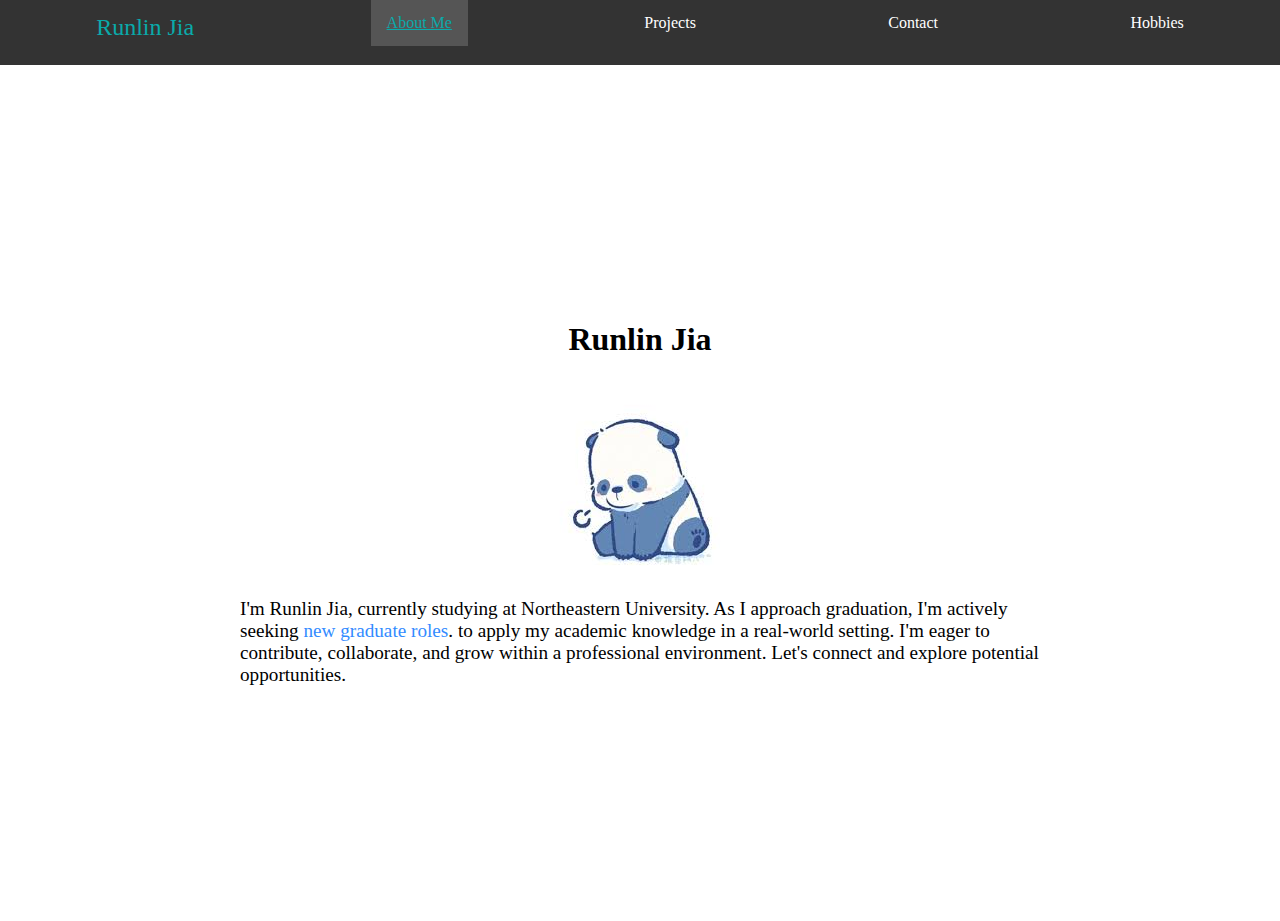
<file: index.html>
<!DOCTYPE html>
<html lang="en">
<head>
    <meta charset="UTF-8">
    <meta name="viewport" content="width=device-width, initial-scale=1.0">
    <title>About Me - Runlin Jia</title>
    <link rel="stylesheet" href="css/styles.css">
</head>
<body>
    <nav>
        <ul>
            <li class="navbar-name">Runlin Jia</li>
            <li><a href="index.html" class="active">About Me</a></li>
            <li><a href="projects/index.html">Projects</a></li>
            <li><a href="contacts/index.html">Contact</a></li>
            <li><a href="hobbies/index.html">Hobbies</a></li>
        </ul>
    </nav>
    

    <main>
        <section class="about-me">
            <h1>Runlin Jia</h1>
            <img src="images/images.jpeg" alt="Profile Image of Runlin Jia" class="profile-image">
            <p>I'm Runlin Jia, currently studying at Northeastern University. As I approach graduation, I'm actively seeking <span class="highlight">new graduate roles</span>. to apply my academic knowledge in a real-world setting. I'm eager to contribute, collaborate, and grow within a professional environment. Let's connect and explore potential opportunities.</p>
        </section>
    </main>
    
</body>
</html>
</file>
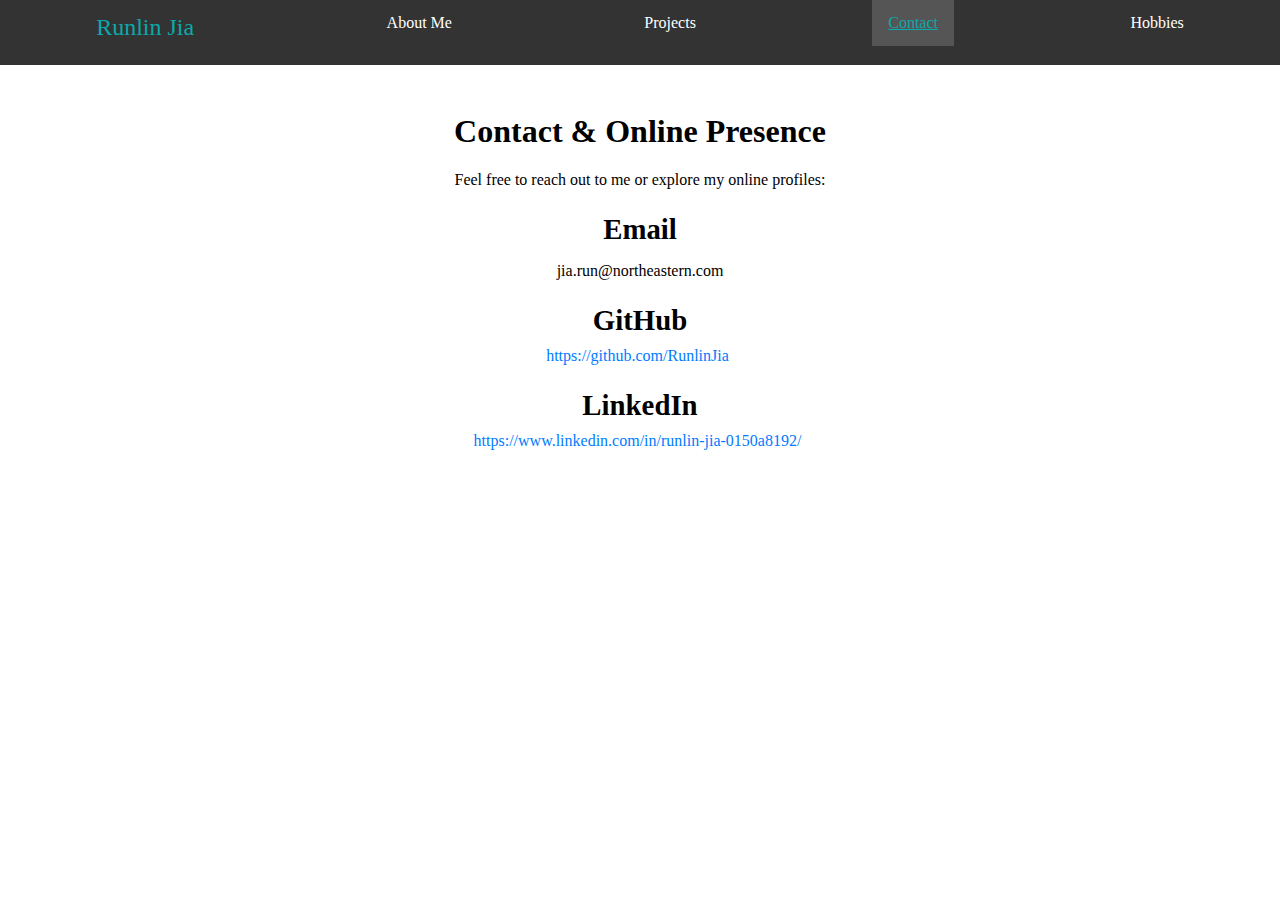
<file: contacts/index.html>
<!DOCTYPE html>
<html lang="en">

<head>
    <meta charset="UTF-8">
    <meta name="viewport" content="width=device-width, initial-scale=1.0">
    <title>Contact - Runlin Jia</title>
    <link rel="stylesheet" href="../css/styles.css">
    <link rel="stylesheet" href="contacts.css">
</head>

<body>

    <nav>
        <ul>
            <li class="navbar-name">Runlin Jia</li>
            <li><a href="../index.html">About Me</a></li> 
            <li><a href="../projects/index.html">Projects</a></li>
            <li><a href="../contacts/index.html" class="active">Contact</a></li> 
            <li><a href="../hobbies/index.html">Hobbies</a></li> 
        </ul>
    </nav>
    

    <section class="contact-info">
        <h1>Contact & Online Presence</h1>
        <p>Feel free to reach out to me or explore my online profiles:</p>

        <div class="contact-item">
            <h2>Email</h2>
            <p>jia.run@northeastern.com</p>
        </div>

        <div class="contact-item">
            <h2>GitHub</h2>
            <a href="https://github.com/RunlinJia" target="_blank">https://github.com/RunlinJia</a>
        </div>

        <div class="contact-item">
            <h2>LinkedIn</h2>
            <a href="https://www.linkedin.com/in/runlin-jia-0150a8192/" target="_blank">https://www.linkedin.com/in/runlin-jia-0150a8192/</a>
        </div>

</body>

</html>
</file>
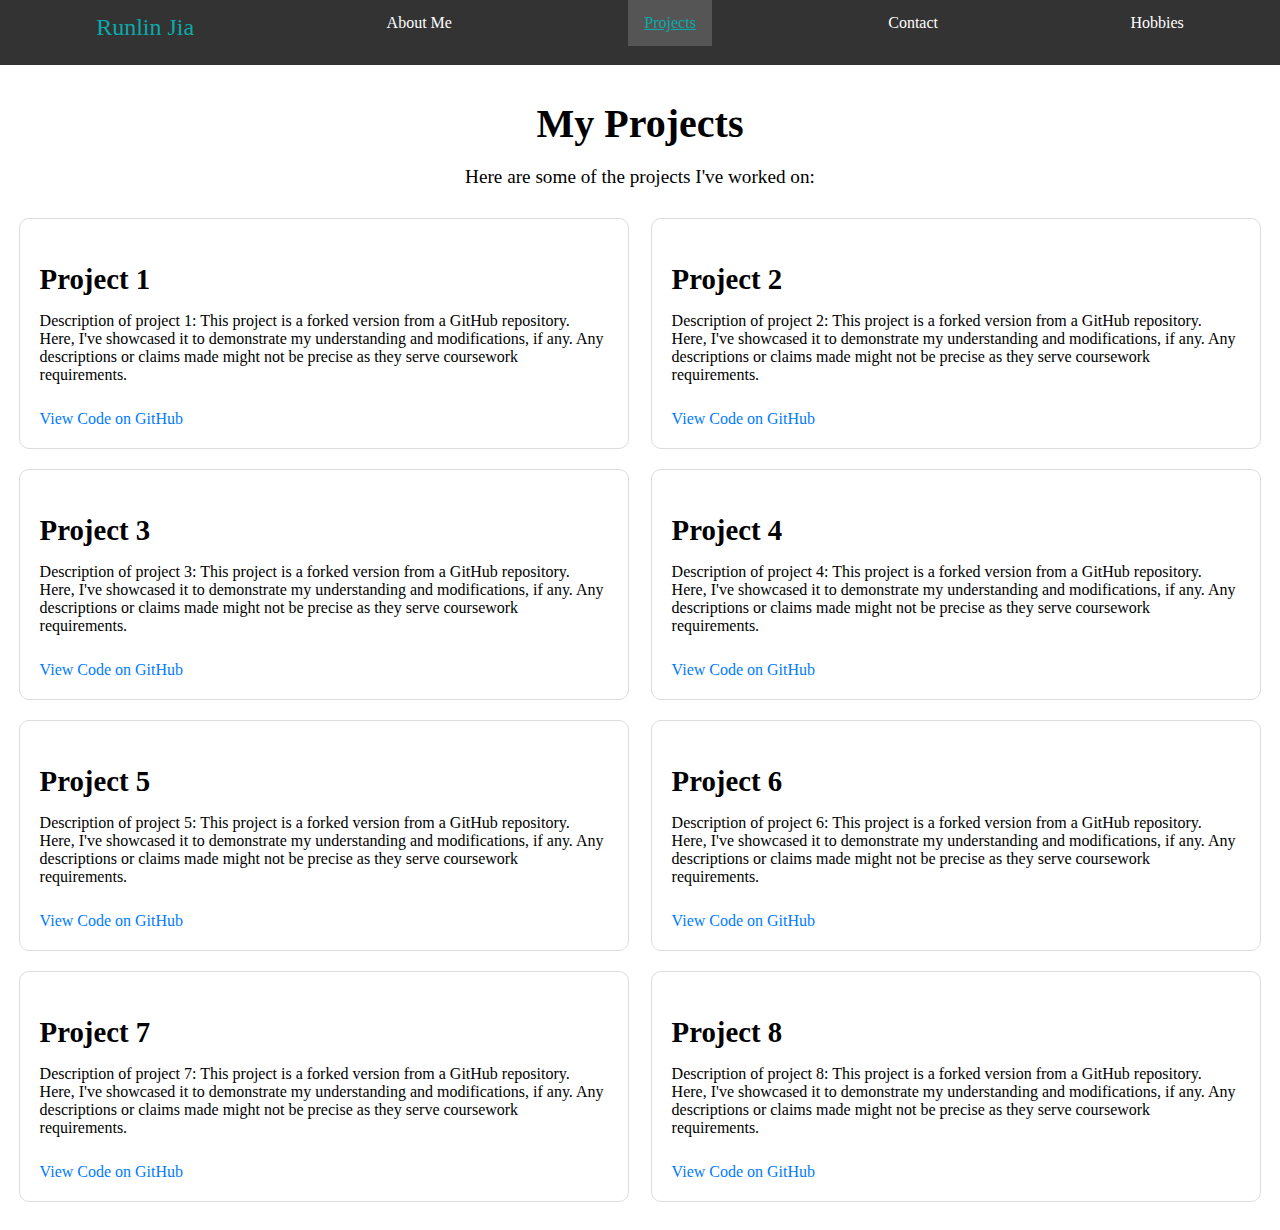
<file: projects/index.html>
<!DOCTYPE html>
<html lang="en">
<head>
    <meta charset="UTF-8">
    <meta name="viewport" content="width=device-width, initial-scale=1.0">
    <title>projects</title>
    <link rel="stylesheet" href="../css/styles.css">
    <link rel="stylesheet" href="projects.css">
</head>
<body>
    <nav>
        <ul>
            <li class="navbar-name">Runlin Jia</li>
            <li><a href="../index.html">About Me</a></li> 
            <li><a href="../projects/index.html" class="active">Projects</a></li>
            <li><a href="../contacts/index.html">Contact</a></li> 
            <li><a href="../hobbies/index.html">Hobbies</a></li> 
        </ul>
    </nav>
    
        <header>
            <h1>My Projects</h1>
            <p>Here are some of the projects I've worked on:</p>
        </header>
    
        <section class="projects-section">
            <article class="project">
                <h2>Project 1</h2>
                <p>Description of project 1: This project is a forked version from a GitHub repository. Here, I've showcased it to demonstrate my understanding and modifications, if any. Any descriptions or claims made might not be precise as they serve coursework requirements.</p>
                <a href="https://github.com/RunlinJia/spring-boot-api-project-seed">View Code on GitHub</a>
            </article>
    
            <article class="project">
                <h2>Project 2</h2>
                <p>Description of project 2: This project is a forked version from a GitHub repository. Here, I've showcased it to demonstrate my understanding and modifications, if any. Any descriptions or claims made might not be precise as they serve coursework requirements.</p>
                <a href="https://github.com/RunlinJia/react-projects">View Code on GitHub</a>
            </article>

            <article class="project">
                <h2>Project 3</h2>
                <p>Description of project 3: This project is a forked version from a GitHub repository. Here, I've showcased it to demonstrate my understanding and modifications, if any. Any descriptions or claims made might not be precise as they serve coursework requirements.</p>
                <a href="https://github.com/RunlinJia/spring-boot-klock-starter">View Code on GitHub</a>
            </article>
    
            <article class="project">
                <h2>Project 4</h2>
                <p>Description of project 4: This project is a forked version from a GitHub repository. Here, I've showcased it to demonstrate my understanding and modifications, if any. Any descriptions or claims made might not be precise as they serve coursework requirements.</p>
                <a href="https://github.com/RunlinJia/test0217">View Code on GitHub</a>
            </article>

            <article class="project">
                <h2>Project 5</h2>
                <p>Description of project 5: This project is a forked version from a GitHub repository. Here, I've showcased it to demonstrate my understanding and modifications, if any. Any descriptions or claims made might not be precise as they serve coursework requirements.</p>
                <a href="https://github.com/RunlinJia/5500test">View Code on GitHub</a>
            </article>
    
            <article class="project">
                <h2>Project 6</h2>
                <p>Description of project 6: This project is a forked version from a GitHub repository. Here, I've showcased it to demonstrate my understanding and modifications, if any. Any descriptions or claims made might not be precise as they serve coursework requirements.</p>
                <a href="https://github.com/RunlinJia/SpringBootProject">View Code on GitHub</a>
            </article>

            <article class="project">
                <h2>Project 7</h2>
                <p>Description of project 7: This project is a forked version from a GitHub repository. Here, I've showcased it to demonstrate my understanding and modifications, if any. Any descriptions or claims made might not be precise as they serve coursework requirements.</p>
                <a href="https://github.com/RunlinJia/youtubeTrends">View Code on GitHub</a>
            </article>
    
            <article class="project">
                <h2>Project 8</h2>
                <p>Description of project 8: This project is a forked version from a GitHub repository. Here, I've showcased it to demonstrate my understanding and modifications, if any. Any descriptions or claims made might not be precise as they serve coursework requirements.</p>
                <a href="https://github.com/RunlinJia/e-commerce-project">View Code on GitHub</a>
            </article>
    
        </section>


</body>
</html>
</file>
<file: css/styles.css>
nav {
    background-color: #333;
    position: fixed; 
    top: 0;
    left: 0;
    right: 0;
    width: 100%;
    z-index: 999;
    overflow: hidden;
    transition: height 0.3s ease; 
    height: 60px; 
}

body {
    padding-top: 65px; 
}

nav:hover {
    height: 65px; 
}

nav ul {
    list-style-type: none;
    padding: 0;
    margin: 0;
    display: flex;
    justify-content: space-around;
}

nav li {
    list-style-type: none;
}

nav li.navbar-name {
    font-size: 1.5em;
    color: rgb(10, 170, 170);
    padding: 14px 16px;
}

nav li a {
    display: block;
    color: white;
    text-align: center;
    padding: 14px 16px;
    text-decoration: none;
    transition: background-color 0.3s, transform 0.2s; 
}

nav li a:hover {
    background-color: #ddd;
    color: black;
    transform: scale(1.05); 
}

nav li a.active {
    background-color: #555555;
    color: rgb(10, 170, 170);
    text-decoration: underline; 
}

.about-me {
    display: flex;
    flex-direction: column;
    align-items: center; 
    justify-content: center; 
    min-height: calc(100vh - 60px); 
}


.about-me h1 {
    font-size: 2em;
    margin-bottom: 15px;
}

.about-me p {
    font-size: 1.2em;
    max-width: 800px;
    margin: 0 auto;
}

header {
    text-align: center;
    margin-bottom: 30px;
}

header h1 {
    font-size: 2.5em;
    margin-bottom: 10px;
}

header p {
    font-size: 1.2em;
}

img {
    max-width: 100%;
    height: auto;
}

.highlight {
    color: #338bff; 
}


@media screen and (max-width: 768px) {
    nav {
        position: fixed;
        bottom: 0;
        left: 0;
        right: 0; 
        background-color: transparent; 
        z-index: 1000; 
        overflow: visible;
    }

    nav ul {
        flex-direction: row;
        justify-content: space-between;
        align-items: center;
        background-color: #333;
        max-height: 60px; 

    nav li {
        flex: 1;
    }

    nav li a {
        padding: 10px 12px;
        font-size: 1em;
        text-align: center;
    }

    body {
        overflow-x: hidden;
        overflow-y: auto; 
        padding-bottom: 80px;
    }

}
</file>
<file: contacts/contacts.css>
.contact-info {
    max-width: 600px;
    margin: 40px auto;
    text-align: center;
}

.contact-item {
    margin-top: 20px;
}

.contact-item h2 {
    font-size: 1.8em;
    margin-bottom: 10px;
}

.contact-item a {
    color: #007BFF; 
    text-decoration: none;
    margin-right: 5px; 
}

.contact-item a:hover {
    text-decoration: underline;
}
</file>
<file: projects/projects.css>
.projects-section {
    display: flex;
    flex-wrap: wrap;
    justify-content: space-around;
}

.project {
    width: 45%; 
    margin-bottom: 20px;
    padding: 20px;
    border: 1px solid #ddd;
    border-radius: 10px;
}

.project h2 {
    font-size: 1.8em;
    margin-bottom: 10px;
}

.project a {
    display: inline-block;
    margin-top: 10px;
    color: #007BFF; 
    text-decoration: none;
}

.project a:hover {
    text-decoration: underline;
}
</file>
